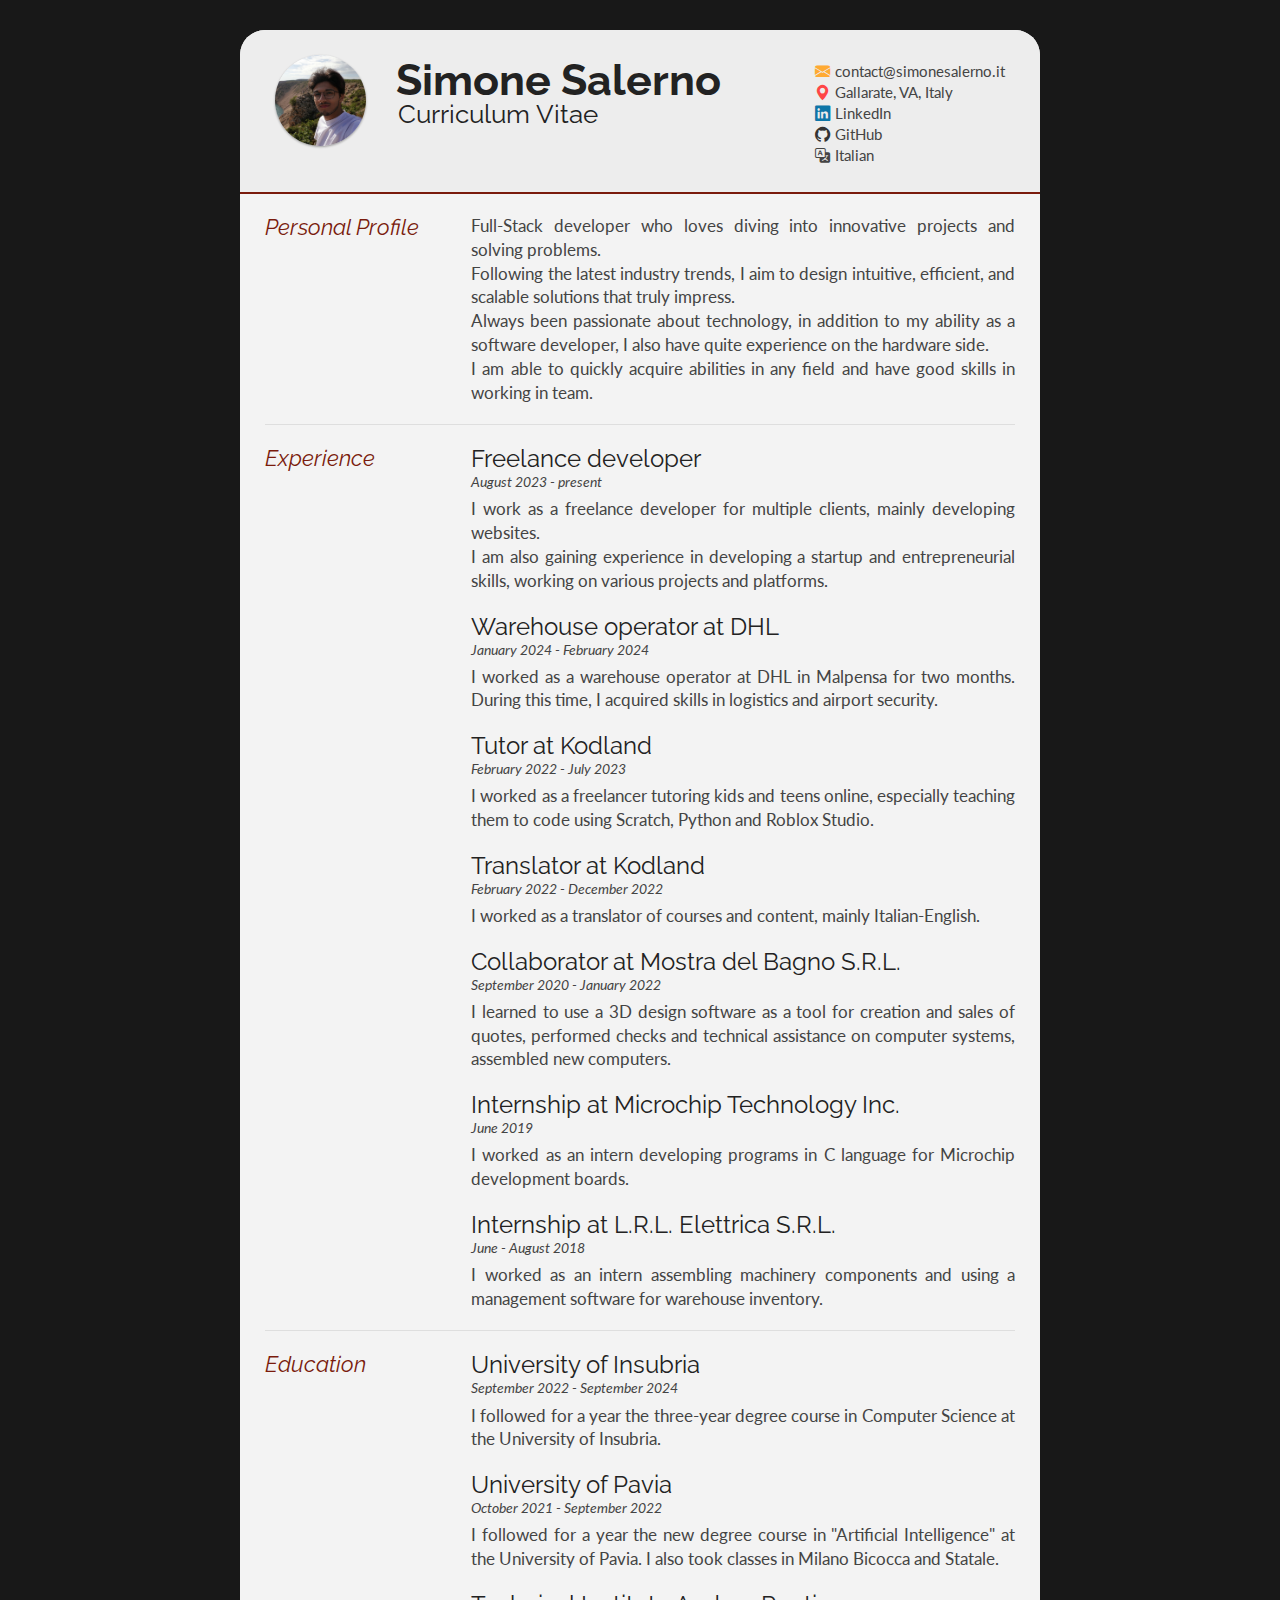
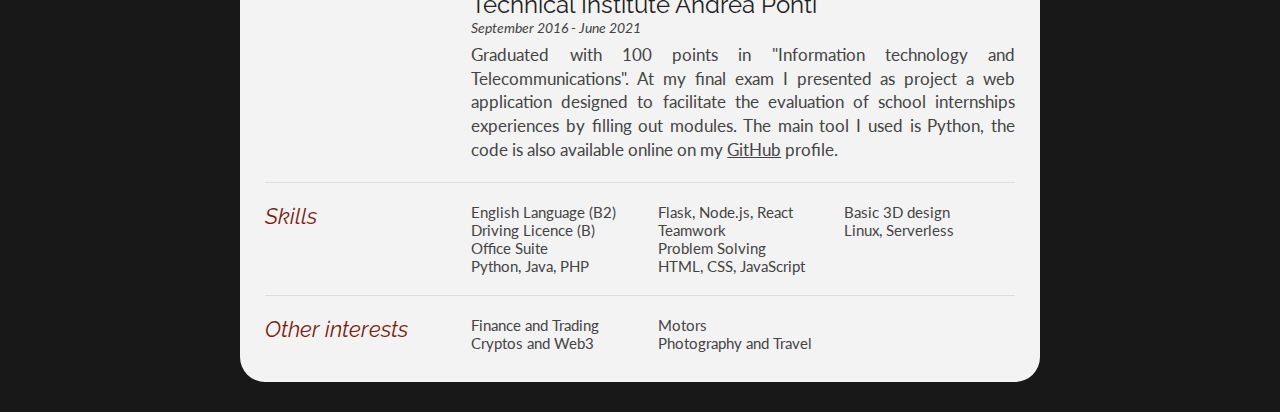
<file: backup/en.html>
<!DOCTYPE html>
<html>

<head>
  <title>Simone Salerno - Curriculum Vitae</title>

  <meta name="viewport" content="width=device-width" />
  <meta name="description" content="Curriculum Vitae of Simone Salerno." />
  <meta charset="UTF-8" />

  <link rel="icon" type="image/png" href="favicon.png" />
  <link type="text/css" rel="stylesheet" href="style.css" />
  <link href="https://fonts.googleapis.com/css?family=Raleway:400,700|Lato:400,300" rel="stylesheet" type="text/css" />
  <link href="https://cdn.jsdelivr.net/npm/bootstrap-icons@1.8.0/font/bootstrap-icons.css" rel="stylesheet"
    type="text/css" />
</head>

<body id="top">
  <div id="cv">
    <div class="mainDetails">
      <div id="headshot">
        <img src="profile.jpeg" alt="Simone Salerno" />
      </div>

      <div id="name">
        <h1>Simone Salerno</h1>
        <h2>Curriculum Vitae</h2>
      </div>

      <div id="contactDetails">
        <ul>
          <li>
            <i class="bi bi-envelope-fill"></i><a href="mailto:contact@simonesalerno.it"
              target="_blank">contact@simonesalerno.it</a>
          </li>
          <li><i class="bi bi-geo-alt-fill"></i>Gallarate, VA, Italy</li>
          <li>
            <i class="bi bi-linkedin"></i><a href="https://www.linkedin.com/in/simone-salerno/"
              target="_blank">LinkedIn</a>
          </li>
          <li>
            <i class="bi bi-github"></i><a href="https://github.com/essedev/" target="_blank">GitHub</a>
          </li>
          <li>
            <i class="bi bi-translate"></i><a href="https://essedev.github.io/">Italian</a>
          </li>
        </ul>
      </div>
      <div class="clear"></div>
    </div>

    <div id="mainArea">
      <section>
        <article>
          <div class="sectionTitle">
            <h1>Personal Profile</h1>
          </div>

          <div class="sectionContent">
            <p>
              Full-Stack developer who loves diving into innovative projects
              and solving problems.<br />
              Following the latest industry trends, I aim to design intuitive,
              efficient, and scalable solutions that truly impress.<br />
              Always been passionate about technology, in addition to my
              ability as a software developer, I also have quite experience on
              the hardware side.<br />
              I am able to quickly acquire abilities in any field and have
              good skills in working in team.
            </p>
          </div>
        </article>
        <div class="clear"></div>
      </section>

      <section>
        <div class="sectionTitle">
          <h1>Experience</h1>
        </div>

        <div class="sectionContent">
          <article>
            <h2>Freelance developer</h2>
            <p class="subDetails">August 2023 - present</p>
            <p>
              I work as a freelance developer for multiple clients, mainly
              developing websites.<br />
              I am also gaining experience in developing a startup and
              entrepreneurial skills, working on various projects and
              platforms.
            </p>
          </article>

          <article>
            <h2>Warehouse operator at DHL</h2>
            <p class="subDetails">January 2024 - February 2024</p>
            <p>
              I worked as a warehouse operator at DHL in Malpensa for two months. During this time, I acquired skills in
              logistics and
              airport security.
            </p>
          </article>

          <article>
            <h2>Tutor at Kodland</h2>
            <p class="subDetails">February 2022 - July 2023</p>
            <p>
              I worked as a freelancer tutoring kids and teens online,
              especially teaching them to code using Scratch, Python and
              Roblox Studio.
            </p>
          </article>

          <article>
            <h2>Translator at Kodland</h2>
            <p class="subDetails">February 2022 - December 2022</p>
            <p>
              I worked as a translator of courses and content, mainly
              Italian-English.
            </p>
          </article>

          <article>
            <h2>Collaborator at Mostra del Bagno S.R.L.</h2>
            <p class="subDetails">September 2020 - January 2022</p>
            <p>
              I learned to use a 3D design software as a tool for creation and
              sales of quotes, performed checks and technical assistance on
              computer systems, assembled new computers.
            </p>
          </article>

          <article>
            <h2>Internship at Microchip Technology Inc.</h2>
            <p class="subDetails">June 2019</p>
            <p>
              I worked as an intern developing programs in C language for
              Microchip development boards.
            </p>
          </article>

          <article>
            <h2>Internship at L.R.L. Elettrica S.R.L.</h2>
            <p class="subDetails">June - August 2018</p>
            <p>
              I worked as an intern assembling machinery components and using
              a management software for warehouse inventory.
            </p>
          </article>
        </div>
        <div class="clear"></div>
      </section>

      <section>
        <div class="sectionTitle">
          <h1>Education</h1>
        </div>

        <div class="sectionContent">
          <article>
            <h2>University of Insubria</h2>
            <p class="subDetails">September 2022 - September 2024</p>
            <p>
              I followed for a year the three-year degree course in Computer
              Science at the University of Insubria.
            </p>
          </article>

          <article>
            <h2>University of Pavia</h2>
            <p class="subDetails">October 2021 - September 2022</p>
            <p>
              I followed for a year the new degree course in "Artificial
              Intelligence" at the University of Pavia. I also took classes in
              Milano Bicocca and Statale.
            </p>
          </article>

          <article>
            <h2>Technical Institute Andrea Ponti</h2>
            <p class="subDetails">September 2016 - June 2021</p>
            <p>
              Graduated with 100 points in "Information technology and
              Telecommunications". At my final exam I presented as project a
              web application designed to facilitate the evaluation of school
              internships experiences by filling out modules. The main tool I
              used is Python, the code is also available online on my
              <a href="https://github.com/essedev/didatticaintegrata.it/" target="_blank" class="link">GitHub</a>
              profile.
            </p>
          </article>
        </div>
        <div class="clear"></div>
      </section>


      <section>
        <div class="sectionTitle">
          <h1>Skills</h1>
        </div>

        <div class="sectionContent">
          <ul class="keySkills">
            <li>English Language (B2)</li>
            <li>Driving Licence (B)</li>
            <li>Office Suite</li>
            <li>Python, Java, PHP</li>
            <li>Flask, Node.js, React</li>
            <li>Teamwork</li>
            <li>Problem Solving</li>
            <li>HTML, CSS, JavaScript</li>
            <li>Basic 3D design</li>
            <li>Linux, Serverless</li>
          </ul>
        </div>
        <div class="clear"></div>
      </section>

      <section>
        <div class="sectionTitle">
          <h1>Other interests</h1>
        </div>

        <div class="sectionContent">
          <ul class="keySkills">
            <li>Finance and Trading</li>
            <li>Cryptos and Web3</li>
            <li>Motors</li>
            <li>Photography and Travel</li>
          </ul>
        </div>
        <div class="clear"></div>
      </section>
    </div>
  </div>
</body>

</html>
</file>
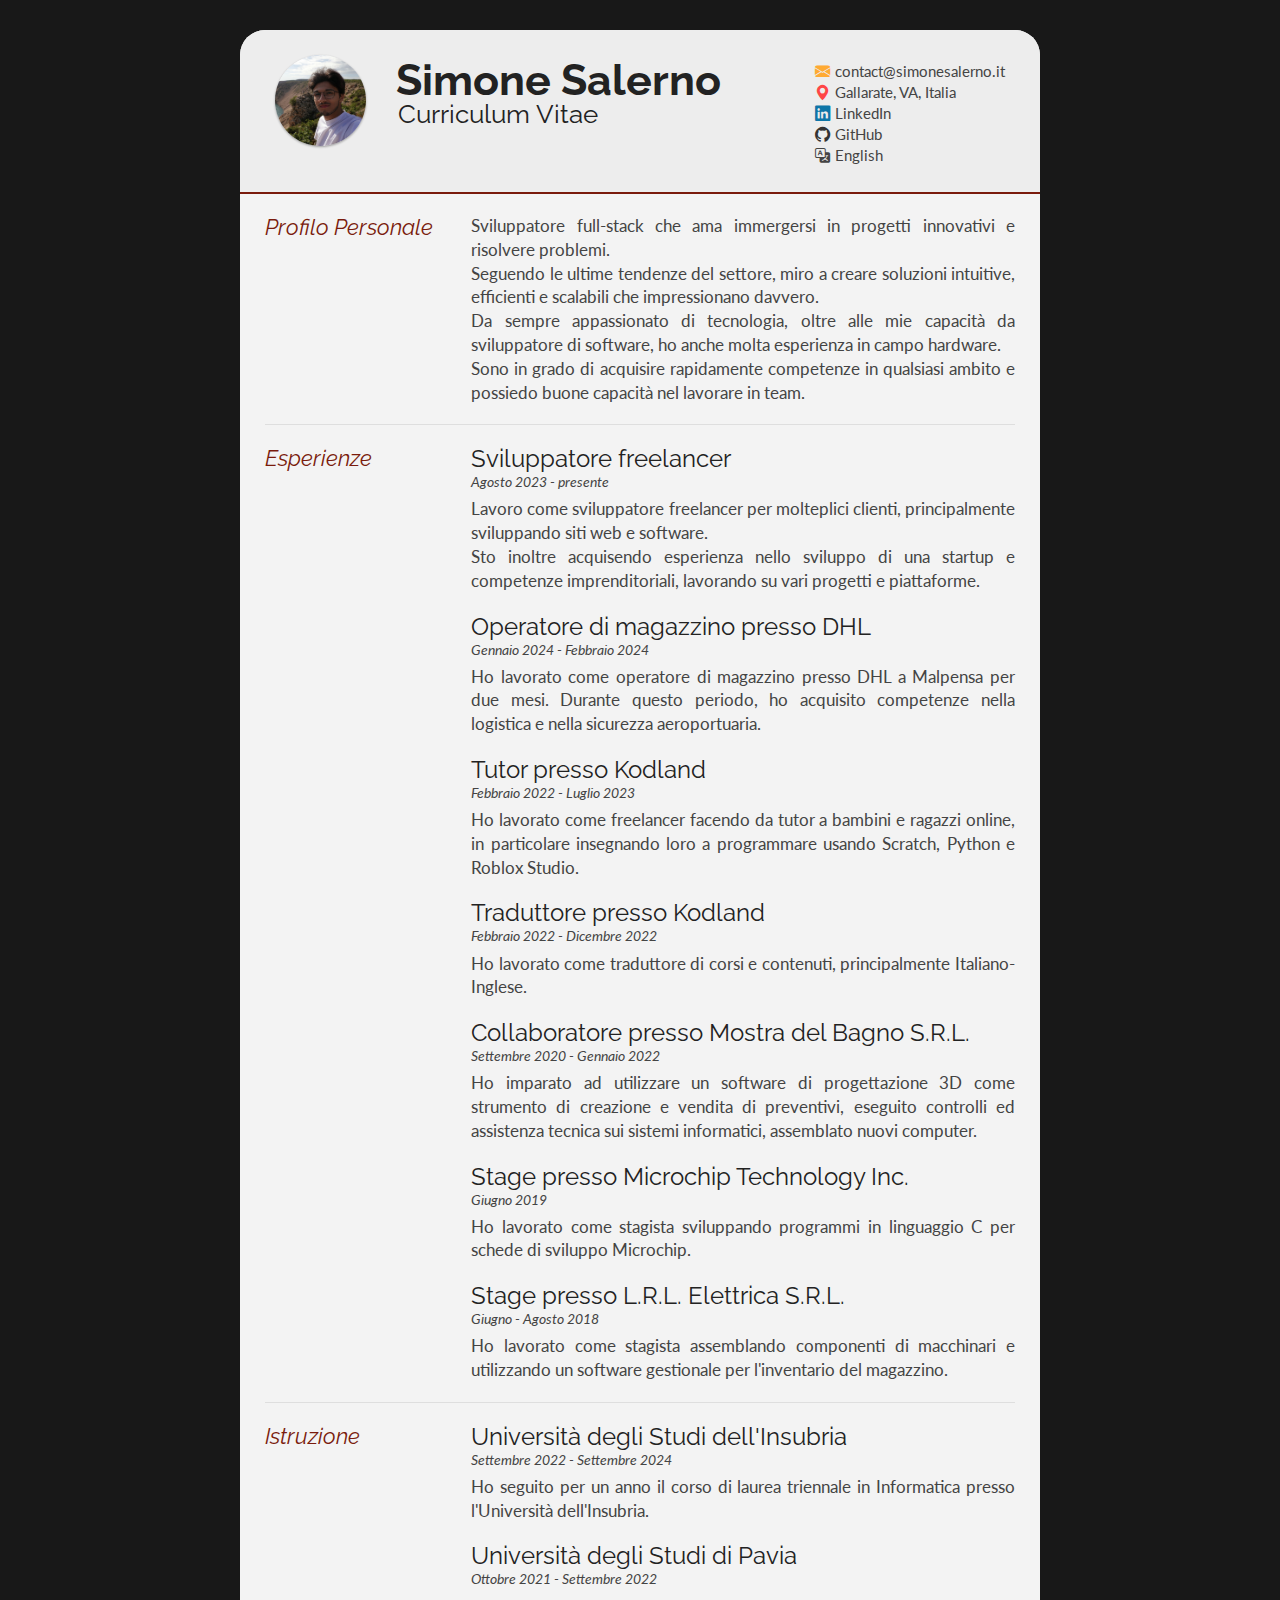
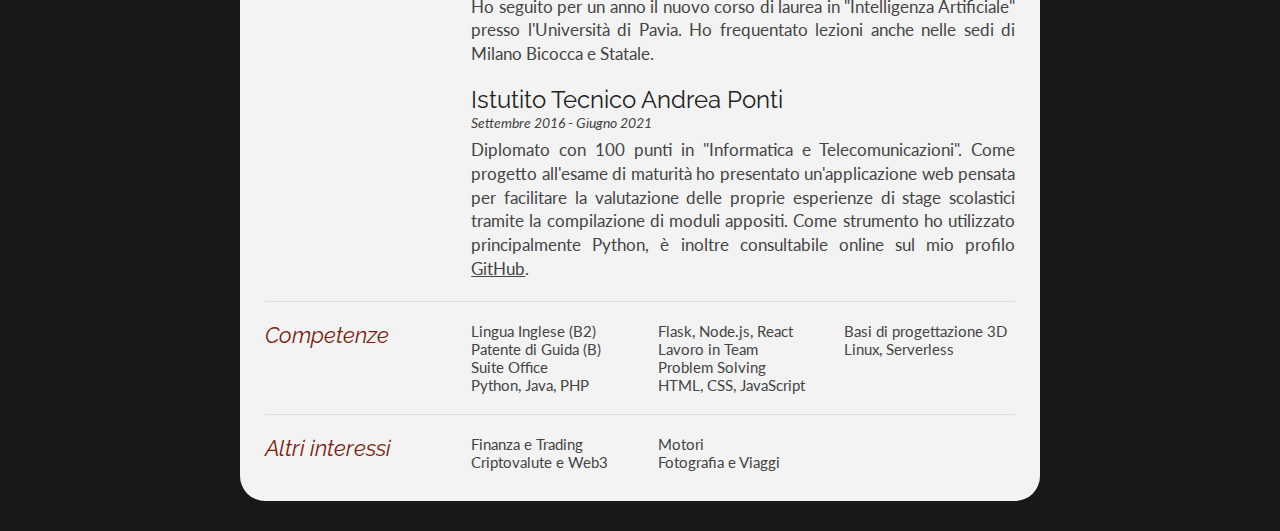
<file: backup/it.html>
<!DOCTYPE html>
<html>

<head>
  <title>Simone Salerno - Curriculum Vitae</title>

  <meta name="viewport" content="width=device-width" />
  <meta name="description" content="Curriculum Vitae di Simone Salerno." />
  <meta charset="UTF-8" />

  <link rel="icon" type="image/png" href="favicon.png" />
  <link type="text/css" rel="stylesheet" href="style.css" />
  <link href="https://fonts.googleapis.com/css?family=Raleway:400,700|Lato:400,300" rel="stylesheet" type="text/css" />
  <link href="https://cdn.jsdelivr.net/npm/bootstrap-icons@1.8.0/font/bootstrap-icons.css" rel="stylesheet"
    type="text/css" />
</head>

<body id="top">
  <div id="cv">
    <div class="mainDetails">
      <div id="headshot">
        <img src="profile.jpeg" alt="Simone Salerno" />
      </div>

      <div id="name">
        <h1>Simone Salerno</h1>
        <h2>Curriculum Vitae</h2>
      </div>

      <div id="contactDetails">
        <ul>
          <li>
            <i class="bi bi-envelope-fill"></i><a href="mailto:contact@simonesalerno.it"
              target="_blank">contact@simonesalerno.it</a>
          </li>
          <li><i class="bi bi-geo-alt-fill"></i>Gallarate, VA, Italia</li>
          <li>
            <i class="bi bi-linkedin"></i><a href="https://www.linkedin.com/in/simone-salerno/"
              target="_blank">LinkedIn</a>
          </li>
          <li>
            <i class="bi bi-github"></i><a href="https://github.com/essedev/" target="_blank">GitHub</a>
          </li>
          <li>
            <i class="bi bi-translate"></i><a href="https://essedev.github.io/en.html">English</a>
          </li>
        </ul>
      </div>
      <div class="clear"></div>
    </div>

    <div id="mainArea">
      <section>
        <article>
          <div class="sectionTitle">
            <h1>Profilo Personale</h1>
          </div>

          <div class="sectionContent">
            <p>
              Sviluppatore full-stack che ama immergersi in progetti
              innovativi e risolvere problemi.<br />
              Seguendo le ultime tendenze del settore, miro a creare soluzioni intuitive, efficienti e scalabili che
              impressionano davvero.<br />
              Da sempre appassionato di tecnologia, oltre alle mie capacità da
              sviluppatore di software, ho anche molta esperienza in campo
              hardware.<br />
              Sono in grado di acquisire rapidamente competenze in qualsiasi
              ambito e possiedo buone capacità nel lavorare in team.
            </p>
          </div>
        </article>
        <div class="clear"></div>
      </section>

      <section>
        <div class="sectionTitle">
          <h1>Esperienze</h1>
        </div>

        <div class="sectionContent">
          <article>
            <h2>Sviluppatore freelancer</h2>
            <p class="subDetails">Agosto 2023 - presente</p>
            <p>
              Lavoro come sviluppatore freelancer per molteplici clienti,
              principalmente sviluppando siti web e software.<br />
              Sto inoltre acquisendo esperienza nello sviluppo di una startup e
              competenze imprenditoriali, lavorando su vari progetti e
              piattaforme.
            </p>
          </article>

          <article>
            <h2>Operatore di magazzino presso DHL</h2>
            <p class="subDetails">Gennaio 2024 - Febbraio 2024</p>
            <p>
              Ho lavorato come operatore di magazzino presso DHL a Malpensa per due mesi. Durante questo periodo, ho
              acquisito
              competenze nella logistica e nella sicurezza aeroportuaria.
            </p>
          </article>

          <article>
            <h2>Tutor presso Kodland</h2>
            <p class="subDetails">Febbraio 2022 - Luglio 2023</p>
            <p>
              Ho lavorato come freelancer facendo da tutor a bambini e ragazzi
              online, in particolare insegnando loro a programmare usando
              Scratch, Python e Roblox Studio.
            </p>
          </article>

          <article>
            <h2>Traduttore presso Kodland</h2>
            <p class="subDetails">Febbraio 2022 - Dicembre 2022</p>
            <p>
              Ho lavorato come traduttore di corsi e contenuti, principalmente
              Italiano-Inglese.
            </p>
          </article>

          <article>
            <h2>Collaboratore presso Mostra del Bagno S.R.L.</h2>
            <p class="subDetails">Settembre 2020 - Gennaio 2022</p>
            <p>
              Ho imparato ad utilizzare un software di progettazione 3D come
              strumento di creazione e vendita di preventivi, eseguito
              controlli ed assistenza tecnica sui sistemi informatici,
              assemblato nuovi computer.
            </p>
          </article>

          <article>
            <h2>Stage presso Microchip Technology Inc.</h2>
            <p class="subDetails">Giugno 2019</p>
            <p>
              Ho lavorato come stagista sviluppando programmi in linguaggio C
              per schede di sviluppo Microchip.
            </p>
          </article>

          <article>
            <h2>Stage presso L.R.L. Elettrica S.R.L.</h2>
            <p class="subDetails">Giugno - Agosto 2018</p>
            <p>
              Ho lavorato come stagista assemblando componenti di macchinari e
              utilizzando un software gestionale per l'inventario del
              magazzino.
            </p>
          </article>
        </div>
        <div class="clear"></div>
      </section>

      <section>
        <div class="sectionTitle">
          <h1>Istruzione</h1>
        </div>

        <div class="sectionContent">
          <article>
            <h2>Università degli Studi dell'Insubria</h2>
            <p class="subDetails">Settembre 2022 - Settembre 2024</p>
            <p>
              Ho seguito per un anno il corso di laurea triennale in Informatica
              presso l'Università dell'Insubria.
            </p>
          </article>

          <article>
            <h2>Università degli Studi di Pavia</h2>
            <p class="subDetails">Ottobre 2021 - Settembre 2022</p>
            <p>
              Ho seguito per un anno il nuovo corso di laurea in "Intelligenza
              Artificiale" presso l'Università di Pavia. Ho frequentato
              lezioni anche nelle sedi di Milano Bicocca e Statale.
            </p>
          </article>

          <article>
            <h2>Istutito Tecnico Andrea Ponti</h2>
            <p class="subDetails">Settembre 2016 - Giugno 2021</p>
            <p>
              Diplomato con 100 punti in "Informatica e Telecomunicazioni".
              Come progetto all'esame di maturità ho presentato
              un'applicazione web pensata per facilitare la valutazione delle
              proprie esperienze di stage scolastici tramite la compilazione
              di moduli appositi. Come strumento ho utilizzato principalmente
              Python, è inoltre consultabile online sul mio profilo
              <a href="https://github.com/essedev/didatticaintegrata.it/" target="_blank" class="link">GitHub</a>.
            </p>
          </article>
        </div>
        <div class="clear"></div>
      </section>

      <section>
        <div class="sectionTitle">
          <h1>Competenze</h1>
        </div>

        <div class="sectionContent">
          <ul class="keySkills">
            <li>Lingua Inglese (B2)</li>
            <li>Patente di Guida (B)</li>
            <li>Suite Office</li>
            <li>Python, Java, PHP</li>
            <li>Flask, Node.js, React</li>
            <li>Lavoro in Team</li>
            <li>Problem Solving</li>
            <li>HTML, CSS, JavaScript</li>
            <li>Basi di progettazione 3D</li>
            <li>Linux, Serverless</li>
          </ul>
        </div>
        <div class="clear"></div>
      </section>

      <section>
        <div class="sectionTitle">
          <h1>Altri interessi</h1>
        </div>

        <div class="sectionContent">
          <ul class="keySkills">
            <li>Finanza e Trading</li>
            <li>Criptovalute e Web3</li>
            <li>Motori</li>
            <li>Fotografia e Viaggi</li>
          </ul>
        </div>
        <div class="clear"></div>
      </section>
    </div>
  </div>
</body>

</html>
</file>
<file: backup/style.css>
html,
body,
div,
span,
object,
iframe,
h1,
h2,
h3,
h4,
h5,
h6,
p,
blockquote,
pre,
abbr,
address,
cite,
code,
del,
dfn,
em,
img,
ins,
kbd,
q,
samp,
small,
strong,
sub,
sup,
var,
b,
i,
dl,
dt,
dd,
ol,
ul,
li,
fieldset,
form,
label,
legend,
table,
caption,
tbody,
tfoot,
thead,
tr,
th,
td,
article,
aside,
canvas,
details,
figcaption,
figure,
footer,
header,
hgroup,
menu,
nav,
section,
summary,
time,
mark,
audio,
video {
  border: 0;
  font: inherit;
  font-size: 100%;
  margin: 0;
  padding: 0;
  vertical-align: baseline;
}

article,
aside,
details,
figcaption,
figure,
footer,
header,
hgroup,
menu,
nav,
section {
  display: block;
}

html,
body {
  background: #181818;
  font-family: "Lato", helvetica, arial, sans-serif;
  font-size: 17px;
  color: #222;
}

.clear {
  clear: both;
}

p {
  font-size: 1em;
  line-height: 1.4em;
  margin-bottom: 20px;
  color: #444;
}

article {
  text-align: justify;
  text-justify: inter-word;
}

#cv {
  width: 90%;
  max-width: 800px;
  background: #f3f3f3;
  margin: 30px auto;
  border-radius: 25px;
}

.mainDetails {
  padding: 25px 35px;
  border-bottom: 2px solid #7a1b0c;
  background: #ededed;
  border-radius: 25px 25px 0 0;
}

#name h1 {
  font-size: 2.5em;
  font-weight: 700;
  font-family: "Raleway", Helvetica, Arial, sans-serif;
  margin-bottom: -6px;
}

#name h2 {
  font-size: 1.5em;
  margin-left: 2px;
  font-family: "Raleway", Helvetica, Arial, sans-serif;
}

#mainArea {
  padding: 0 25px;
  border-radius: 0 0 25px 25px;
}

#headshot {
  width: 12.5%;
  float: left;
  margin-right: 30px;
}

#headshot img {
  width: 100%;
  height: auto;
  -webkit-border-radius: 50px;
  border-radius: 50px;
  box-shadow: rgba(0, 0, 0, 0.12) 0px 1px 3px, rgba(0, 0, 0, 0.24) 0px 1px 2px;
}

#name {
  float: left;
}

#contactDetails {
  float: right;
  margin-top: 5px;
}

#contactDetails ul {
  list-style-type: none;
  font-size: 0.9em;
  margin-top: 2px;
}

#contactDetails ul li {
  margin-bottom: 3px;
  color: #444;
}

#contactDetails ul li a,
a[href^="tel"] {
  color: #444;
  text-decoration: none;
  -webkit-transition: all 0.3s ease-in;
  -moz-transition: all 0.3s ease-in;
  -o-transition: all 0.3s ease-in;
  -ms-transition: all 0.3s ease-in;
  transition: all 0.3s ease-in;
}

#contactDetails ul li a:hover {
  color: #7a1b0c;
}

section {
  border-top: 1px solid #dedede;
  padding: 20px 0 0;
}

section:first-child {
  border-top: 0;
}

section:last-child {
  padding: 20px 0 10px;
}

.sectionTitle {
  float: left;
  width: 25%;
  text-shadow: rgba(0, 0, 0, 0.1) 0px 1px 3px 0px,
    rgba(0, 0, 0, 0.06) 0px 1px 2px 0px;
}

.sectionContent {
  float: right;
  width: 72.5%;
}

.sectionTitle h1 {
  font-family: "Raleway", Helvetica, Arial, sans-serif;
  font-style: italic;
  font-size: 1.3em;
  color: #7a1b0c;
}

.sectionContent h2 {
  font-family: "Raleway", Helvetica, Arial, sans-serif;
  font-size: 1.4em;
}

.subDetails {
  font-size: 0.8em;
  font-style: italic;
  margin-bottom: 5px;
}

.keySkills {
  list-style-type: none;
  -moz-column-count: 3;
  -webkit-column-count: 3;
  column-count: 3;
  margin-bottom: 20px;
  font-size: 0.9em;
  color: #444;
}

.keySkills ul li {
  margin-bottom: 3px;
}

@media all and (min-width: 602px) and (max-width: 800px) {
  #headshot {
    display: none;
  }

  .keySkills {
    -moz-column-count: 2;
    -webkit-column-count: 2;
    column-count: 2;
  }
}

@media all and (max-width: 601px) {
  #cv {
    width: 95%;
    margin: 10px auto;
    min-width: 280px;
  }

  #headshot {
    display: none;
  }

  #name,
  #contactDetails {
    float: none;
    width: 100%;
    text-align: center;
  }

  .sectionTitle,
  .sectionContent {
    float: none;
    width: 100%;
  }

  .sectionTitle {
    margin-left: -2px;
    font-size: 1.25em;
  }

  .keySkills {
    -moz-column-count: 2;
    -webkit-column-count: 2;
    column-count: 2;
  }
}

@media all and (max-width: 480px) {
  .mainDetails {
    padding: 15px 15px;
  }

  section {
    padding: 15px 0 0;
  }

  #mainArea {
    padding: 0 25px;
  }

  .keySkills {
    -moz-column-count: 1;
    -webkit-column-count: 1;
    column-count: 1;
  }

  #name h1 {
    line-height: 0.8em;
    margin-bottom: 4px;
  }
}

@media print {
  #cv {
    width: 100%;
  }
}

@-webkit-keyframes reset {
  0% {
    opacity: 0;
  }
  100% {
    opacity: 0;
  }
}

@-webkit-keyframes fade-in {
  0% {
    opacity: 0;
  }
  40% {
    opacity: 0;
  }
  100% {
    opacity: 1;
  }
}

@-moz-keyframes reset {
  0% {
    opacity: 0;
  }
  100% {
    opacity: 0;
  }
}

@-moz-keyframes fade-in {
  0% {
    opacity: 0;
  }
  40% {
    opacity: 0;
  }
  100% {
    opacity: 1;
  }
}

@keyframes reset {
  0% {
    opacity: 0;
  }
  100% {
    opacity: 0;
  }
}

@keyframes fade-in {
  0% {
    opacity: 0;
  }
  40% {
    opacity: 0;
  }
  100% {
    opacity: 1;
  }
}

.bi {
  margin-right: 5px;
  text-shadow: rgba(0, 0, 0, 0.1) 0px 1px 3px 0px,
    rgba(0, 0, 0, 0.06) 0px 1px 2px 0px;
}

.bi-linkedin {
  color: #0e76a8;
}

.bi-geo-alt-fill {
  color: #ff4646;
}

.bi-envelope-fill {
  color: #ffaa33;
}

.bi-github {
  color: #333;
}

.link {
  color: #444;
  text-decoration: underline;
}
</file>
